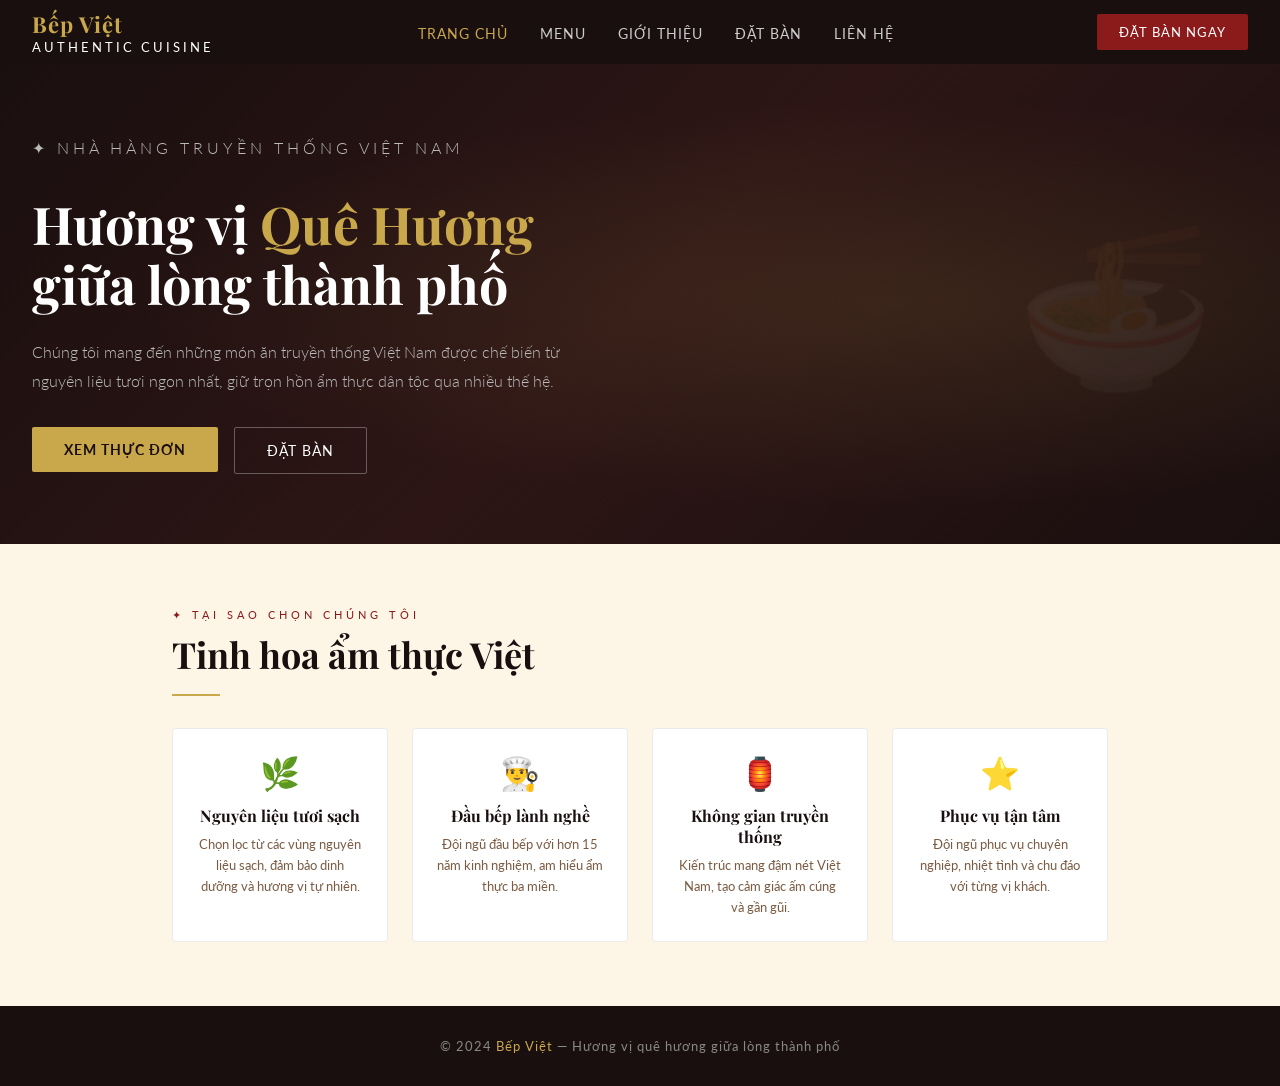
<file: bep-viet/index.html>
<!DOCTYPE html>
<html lang="vi">
<head>
<meta charset="UTF-8">
<meta name="viewport" content="width=device-width, initial-scale=1.0">
<title>Bếp Việt — Trang Chủ</title>
<link href="https://fonts.googleapis.com/css2?family=Playfair+Display:wght@400;600;700&family=Lato:wght@300;400;700&display=swap" rel="stylesheet">
<link rel="stylesheet" href="style.css">
</head>
<body>

<nav>
  <div class="logo">Bếp Việt <span>AUTHENTIC CUISINE</span></div>
  <ul class="nav-links">
    <li><a href="index.html" class="active">Trang chủ</a></li>
    <li><a href="menu.html">Menu</a></li>
    <li><a href="about.html">Giới thiệu</a></li>
    <li><a href="booking.html">Đặt bàn</a></li>
    <li><a href="contact.html">Liên hệ</a></li>
  </ul>
  <a href="booking.html"><button class="nav-btn">Đặt Bàn Ngay</button></a>
</nav>

<div class="hero">
  <div class="hero-content">
    <p class="hero-tag">✦ Nhà hàng truyền thống Việt Nam</p>
    <h1>Hương vị <span>Quê Hương</span><br>giữa lòng thành phố</h1>
    <p>Chúng tôi mang đến những món ăn truyền thống Việt Nam được chế biến từ nguyên liệu tươi ngon nhất, giữ trọn hồn ẩm thực dân tộc qua nhiều thế hệ.</p>
    <div class="hero-actions">
      <a href="menu.html"><button class="btn-primary">Xem Thực Đơn</button></a>
      <a href="booking.html"><button class="btn-outline">Đặt Bàn</button></a>
    </div>
  </div>
  <div class="hero-deco">🍜</div>
</div>

<div class="section">
  <p class="section-tag">✦ tại sao chọn chúng tôi</p>
  <h2 class="section-title">Tinh hoa ẩm thực Việt</h2>
  <div class="divider"></div>
  <div class="features">
    <div class="feature-card">
      <div class="feature-icon">🌿</div>
      <h3>Nguyên liệu tươi sạch</h3>
      <p>Chọn lọc từ các vùng nguyên liệu sạch, đảm bảo dinh dưỡng và hương vị tự nhiên.</p>
    </div>
    <div class="feature-card">
      <div class="feature-icon">👨‍🍳</div>
      <h3>Đầu bếp lành nghề</h3>
      <p>Đội ngũ đầu bếp với hơn 15 năm kinh nghiệm, am hiểu ẩm thực ba miền.</p>
    </div>
    <div class="feature-card">
      <div class="feature-icon">🏮</div>
      <h3>Không gian truyền thống</h3>
      <p>Kiến trúc mang đậm nét Việt Nam, tạo cảm giác ấm cúng và gần gũi.</p>
    </div>
    <div class="feature-card">
      <div class="feature-icon">⭐</div>
      <h3>Phục vụ tận tâm</h3>
      <p>Đội ngũ phục vụ chuyên nghiệp, nhiệt tình và chu đáo với từng vị khách.</p>
    </div>
  </div>
</div>

<footer>
  © 2024 <span>Bếp Việt</span> — Hương vị quê hương giữa lòng thành phố
</footer>

</body>
</html>
</file>
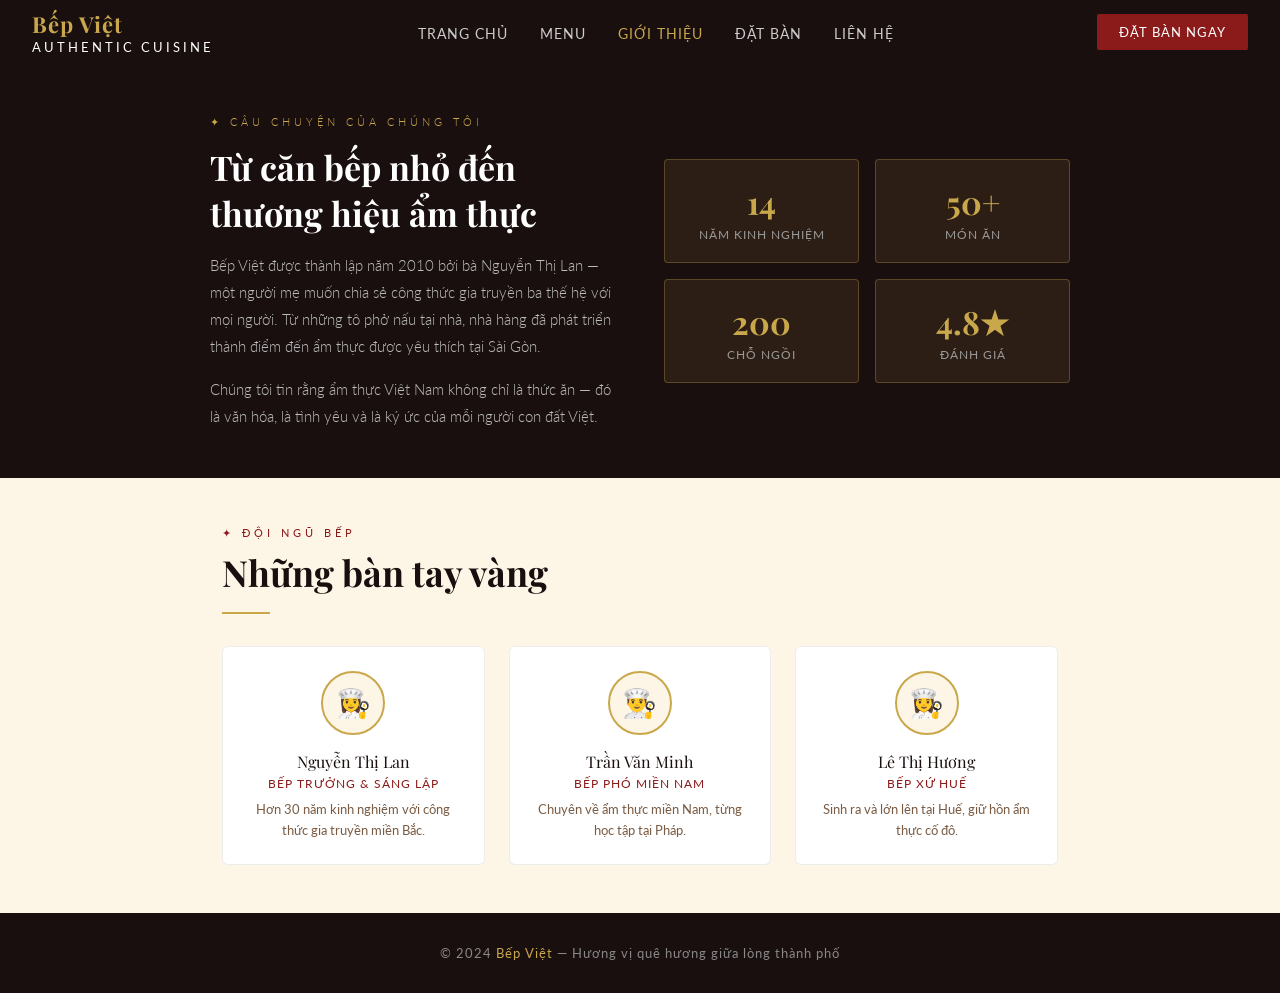
<file: bep-viet/about.html>
<!DOCTYPE html>
<html lang="vi">
<head>
<meta charset="UTF-8">
<meta name="viewport" content="width=device-width, initial-scale=1.0">
<title>Bếp Việt — Giới Thiệu</title>
<link href="https://fonts.googleapis.com/css2?family=Playfair+Display:wght@400;600;700&family=Lato:wght@300;400;700&display=swap" rel="stylesheet">
<link rel="stylesheet" href="style.css">
</head>
<body>

<nav>
  <div class="logo">Bếp Việt <span>AUTHENTIC CUISINE</span></div>
  <ul class="nav-links">
    <li><a href="index.html">Trang chủ</a></li>
    <li><a href="menu.html">Menu</a></li>
    <li><a href="about.html" class="active">Giới thiệu</a></li>
    <li><a href="booking.html">Đặt bàn</a></li>
    <li><a href="contact.html">Liên hệ</a></li>
  </ul>
  <a href="booking.html"><button class="nav-btn">Đặt Bàn Ngay</button></a>
</nav>

<div class="about-hero">
  <div class="about-inner">
    <div class="about-text">
      <p style="color:#C9A84C;font-size:11px;letter-spacing:4px;text-transform:uppercase;margin-bottom:0.75rem">✦ câu chuyện của chúng tôi</p>
      <h2>Từ căn bếp nhỏ đến thương hiệu ẩm thực</h2>
      <p style="margin-top:1rem">Bếp Việt được thành lập năm 2010 bởi bà Nguyễn Thị Lan — một người mẹ muốn chia sẻ công thức gia truyền ba thế hệ với mọi người. Từ những tô phở nấu tại nhà, nhà hàng đã phát triển thành điểm đến ẩm thực được yêu thích tại Sài Gòn.</p>
      <p style="margin-top:1rem">Chúng tôi tin rằng ẩm thực Việt Nam không chỉ là thức ăn — đó là văn hóa, là tình yêu và là ký ức của mỗi người con đất Việt.</p>
    </div>
    <div class="about-stats">
      <div class="stat"><div class="stat-num">14</div><div class="stat-label">Năm kinh nghiệm</div></div>
      <div class="stat"><div class="stat-num">50+</div><div class="stat-label">Món ăn</div></div>
      <div class="stat"><div class="stat-num">200</div><div class="stat-label">Chỗ ngồi</div></div>
      <div class="stat"><div class="stat-num">4.8★</div><div class="stat-label">Đánh giá</div></div>
    </div>
  </div>
</div>

<div class="chef-section">
  <p class="section-tag">✦ đội ngũ bếp</p>
  <h2 class="section-title">Những bàn tay vàng</h2>
  <div class="divider"></div>
  <div class="chef-cards">
    <div class="chef-card">
      <div class="chef-avatar">👩‍🍳</div>
      <p class="chef-name">Nguyễn Thị Lan</p>
      <p class="chef-role">Bếp trưởng & Sáng lập</p>
      <p class="chef-bio">Hơn 30 năm kinh nghiệm với công thức gia truyền miền Bắc.</p>
    </div>
    <div class="chef-card">
      <div class="chef-avatar">👨‍🍳</div>
      <p class="chef-name">Trần Văn Minh</p>
      <p class="chef-role">Bếp phó miền Nam</p>
      <p class="chef-bio">Chuyên về ẩm thực miền Nam, từng học tập tại Pháp.</p>
    </div>
    <div class="chef-card">
      <div class="chef-avatar">👩‍🍳</div>
      <p class="chef-name">Lê Thị Hương</p>
      <p class="chef-role">Bếp xứ Huế</p>
      <p class="chef-bio">Sinh ra và lớn lên tại Huế, giữ hồn ẩm thực cố đô.</p>
    </div>
  </div>
</div>

<footer>© 2024 <span>Bếp Việt</span> — Hương vị quê hương giữa lòng thành phố</footer>
</body>
</html>
</file>
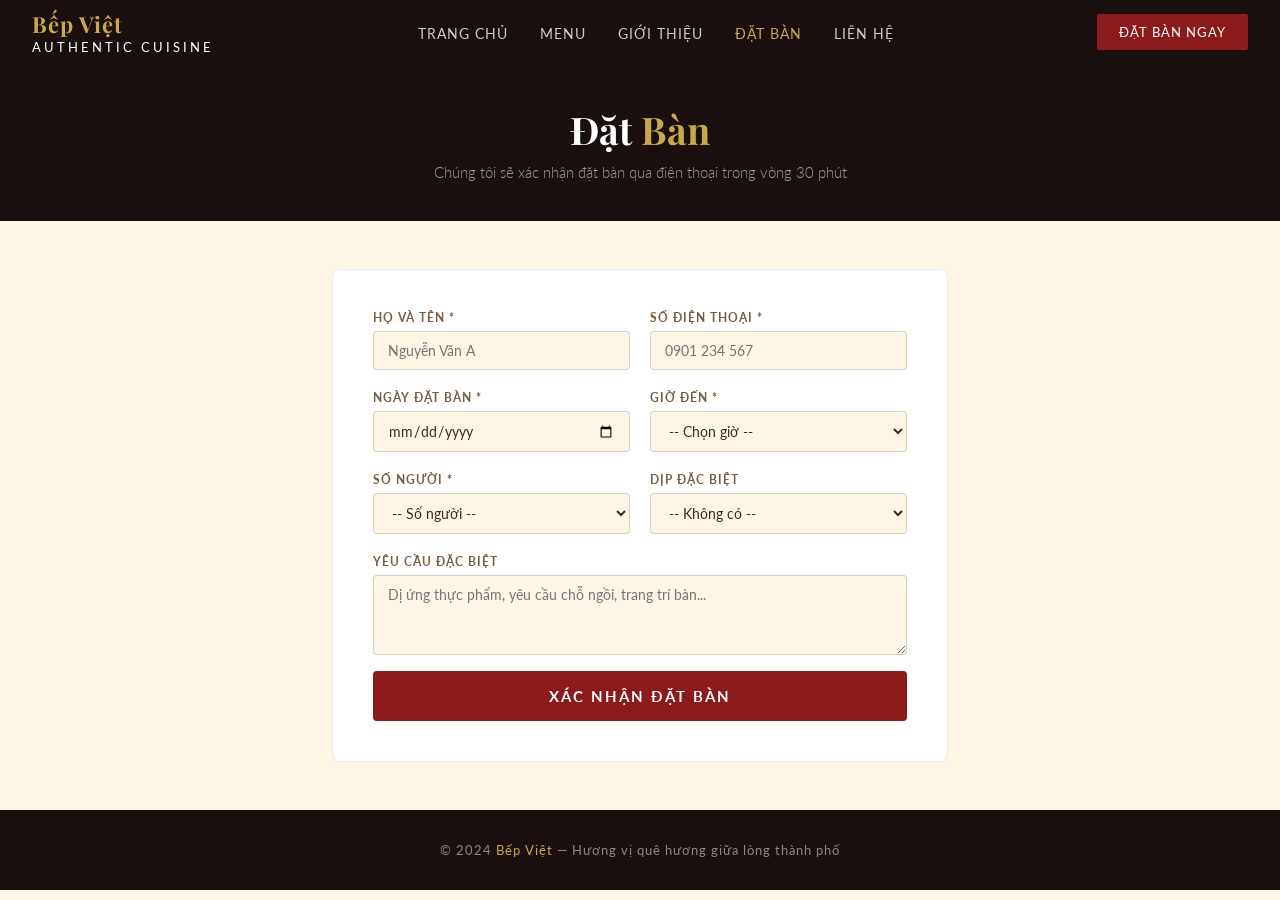
<file: bep-viet/booking.html>
<!DOCTYPE html>
<html lang="vi">
<head>
<meta charset="UTF-8">
<meta name="viewport" content="width=device-width, initial-scale=1.0">
<title>Bếp Việt — Đặt Bàn</title>
<link href="https://fonts.googleapis.com/css2?family=Playfair+Display:wght@400;600;700&family=Lato:wght@300;400;700&display=swap" rel="stylesheet">
<link rel="stylesheet" href="style.css">
</head>
<body>

<nav>
  <div class="logo">Bếp Việt <span>AUTHENTIC CUISINE</span></div>
  <ul class="nav-links">
    <li><a href="index.html">Trang chủ</a></li>
    <li><a href="menu.html">Menu</a></li>
    <li><a href="about.html">Giới thiệu</a></li>
    <li><a href="booking.html" class="active">Đặt bàn</a></li>
    <li><a href="contact.html">Liên hệ</a></li>
  </ul>
  <a href="booking.html"><button class="nav-btn">Đặt Bàn Ngay</button></a>
</nav>

<div class="page-header">
  <h2>Đặt <span style="color:#C9A84C">Bàn</span></h2>
  <p>Chúng tôi sẽ xác nhận đặt bàn qua điện thoại trong vòng 30 phút</p>
</div>

<div class="booking-wrap">
  <div class="booking-card">
    <div class="form-grid" id="bookingForm">
      <div class="form-group">
        <label>Họ và tên *</label>
        <input type="text" id="f-name" placeholder="Nguyễn Văn A">
        <span class="error-msg" id="err-name">Vui lòng nhập họ tên</span>
      </div>
      <div class="form-group">
        <label>Số điện thoại *</label>
        <input type="tel" id="f-phone" placeholder="0901 234 567">
        <span class="error-msg" id="err-phone">Số điện thoại không hợp lệ</span>
      </div>
      <div class="form-group">
        <label>Ngày đặt bàn *</label>
        <input type="date" id="f-date">
        <span class="error-msg" id="err-date">Vui lòng chọn ngày</span>
      </div>
      <div class="form-group">
        <label>Giờ đến *</label>
        <select id="f-time">
          <option value="">-- Chọn giờ --</option>
          <option>10:00</option><option>11:00</option><option>11:30</option>
          <option>12:00</option><option>12:30</option><option>13:00</option>
          <option>17:00</option><option>17:30</option><option>18:00</option>
          <option>18:30</option><option>19:00</option><option>19:30</option><option>20:00</option>
        </select>
        <span class="error-msg" id="err-time">Vui lòng chọn giờ</span>
      </div>
      <div class="form-group">
        <label>Số người *</label>
        <select id="f-guests">
          <option value="">-- Số người --</option>
          <option>1 người</option><option>2 người</option><option>3 người</option>
          <option>4 người</option><option>5-6 người</option><option>7-10 người</option><option>10+ người</option>
        </select>
        <span class="error-msg" id="err-guests">Vui lòng chọn số người</span>
      </div>
      <div class="form-group">
        <label>Dịp đặc biệt</label>
        <select id="f-occasion">
          <option value="">-- Không có --</option>
          <option>Sinh nhật 🎂</option><option>Kỷ niệm 💑</option>
          <option>Họp mặt gia đình</option><option>Tiệc công ty</option>
        </select>
      </div>
      <div class="form-group full">
        <label>Yêu cầu đặc biệt</label>
        <textarea id="f-note" placeholder="Dị ứng thực phẩm, yêu cầu chỗ ngồi, trang trí bàn..."></textarea>
      </div>
    </div>
    <button class="btn-book" onclick="submitBooking()">XÁC NHẬN ĐẶT BÀN</button>
    <div class="success-msg" id="successMsg">
      <h3>🎉 Đặt bàn thành công!</h3>
      <p>Cảm ơn bạn đã chọn Bếp Việt. Chúng tôi sẽ gọi xác nhận trong vòng 30 phút.<br>Hẹn gặp bạn tại nhà hàng!</p>
    </div>
  </div>
</div>

<footer>© 2024 <span>Bếp Việt</span> — Hương vị quê hương giữa lòng thành phố</footer>

<script>
function submitBooking() {
  let valid = true;
  const fields = [
    { id: 'f-name', err: 'err-name', check: v => v.trim().length > 1 },
    { id: 'f-phone', err: 'err-phone', check: v => /^[0-9]{9,11}$/.test(v.replace(/\s/g,'')) },
    { id: 'f-date', err: 'err-date', check: v => v !== '' },
    { id: 'f-time', err: 'err-time', check: v => v !== '' },
    { id: 'f-guests', err: 'err-guests', check: v => v !== '' },
  ];
  fields.forEach(f => {
    const input = document.getElementById(f.id);
    const err = document.getElementById(f.err);
    const ok = f.check(input.value);
    input.classList.toggle('error', !ok);
    err.classList.toggle('show', !ok);
    if (!ok) valid = false;
  });
  if (valid) {
    document.getElementById('bookingForm').style.display = 'none';
    document.querySelector('.btn-book').style.display = 'none';
    document.getElementById('successMsg').classList.add('show');
  }
}
const today = new Date().toISOString().split('T')[0];
document.getElementById('f-date').min = today;
</script>
</body>
</html>
</file>
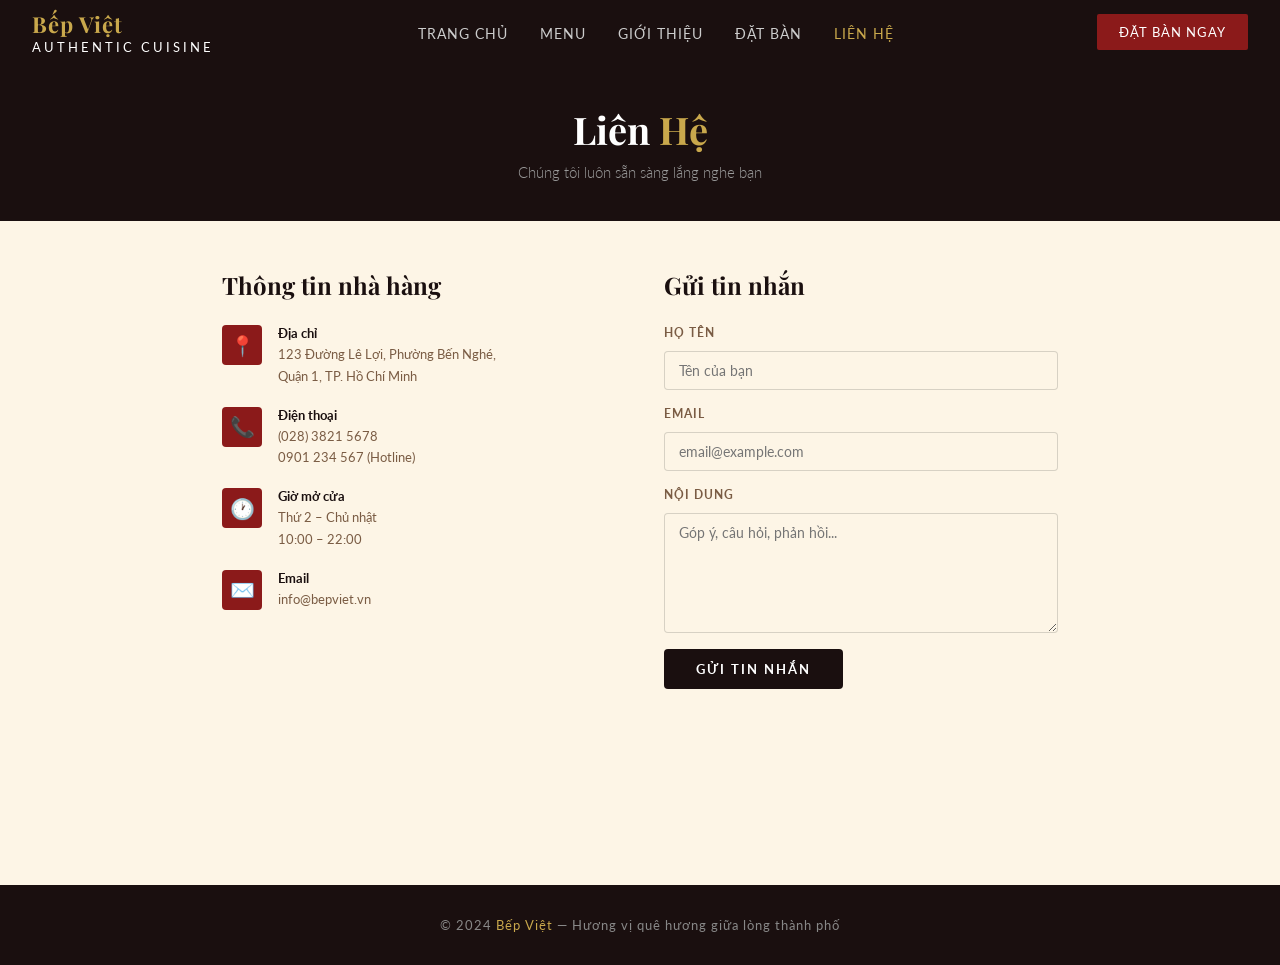
<file: bep-viet/contact.html>
<!DOCTYPE html>
<html lang="vi">
<head>
<meta charset="UTF-8">
<meta name="viewport" content="width=device-width, initial-scale=1.0">
<title>Bếp Việt — Liên Hệ</title>
<link href="https://fonts.googleapis.com/css2?family=Playfair+Display:wght@400;600;700&family=Lato:wght@300;400;700&display=swap" rel="stylesheet">
<link rel="stylesheet" href="style.css">
</head>
<body>

<nav>
  <div class="logo">Bếp Việt <span>AUTHENTIC CUISINE</span></div>
  <ul class="nav-links">
    <li><a href="index.html">Trang chủ</a></li>
    <li><a href="menu.html">Menu</a></li>
    <li><a href="about.html">Giới thiệu</a></li>
    <li><a href="booking.html">Đặt bàn</a></li>
    <li><a href="contact.html" class="active">Liên hệ</a></li>
  </ul>
  <a href="booking.html"><button class="nav-btn">Đặt Bàn Ngay</button></a>
</nav>

<div class="page-header">
  <h2>Liên <span style="color:#C9A84C">Hệ</span></h2>
  <p>Chúng tôi luôn sẵn sàng lắng nghe bạn</p>
</div>

<div class="contact-wrap">
  <div class="contact-grid">
    <div class="contact-info">
      <h3>Thông tin nhà hàng</h3>
      <div class="info-item">
        <div class="info-icon">📍</div>
        <div class="info-text">
          <strong>Địa chỉ</strong>
          <span>123 Đường Lê Lợi, Phường Bến Nghé,<br>Quận 1, TP. Hồ Chí Minh</span>
        </div>
      </div>
      <div class="info-item">
        <div class="info-icon">📞</div>
        <div class="info-text">
          <strong>Điện thoại</strong>
          <span>(028) 3821 5678<br>0901 234 567 (Hotline)</span>
        </div>
      </div>
      <div class="info-item">
        <div class="info-icon">🕐</div>
        <div class="info-text">
          <strong>Giờ mở cửa</strong>
          <span>Thứ 2 – Chủ nhật<br>10:00 – 22:00</span>
        </div>
      </div>
      <div class="info-item">
        <div class="info-icon">✉️</div>
        <div class="info-text">
          <strong>Email</strong>
          <span>info@bepviet.vn</span>
        </div>
      </div>
      <div class="map-box">
        <iframe
          src="https://www.google.com/maps/embed?pb=!1m18!1m12!1m3!1d3919.4746007!2d106.700981!3d10.771869!2m3!1f0!2f0!3f0!3m2!1i1024!2i768!4f13.1!3m3!1m2!1s0x31752f4670702e31%3A0xa5777fb3a5e7b9e9!2zTMOqIEzhu6NpLCBC4bqvbiBOZ2jDqSwgUXXhuq1uIDEsIFRow6BuaCBwaOG7kSBI4buTIENow60gTWluaCwgVmnhu4d0IE5hbQ!5e0!3m2!1svi!2s!4v1700000000000"
          width="100%" height="200" style="border:0;border-radius:6px;" allowfullscreen loading="lazy">
        </iframe>
      </div>
    </div>

    <div class="contact-form">
      <h3>Gửi tin nhắn</h3>
      <div class="form-group" style="margin-bottom:1rem">
        <label>Họ tên</label>
        <input type="text" placeholder="Tên của bạn" style="width:100%">
      </div>
      <div class="form-group" style="margin-bottom:1rem">
        <label>Email</label>
        <input type="email" placeholder="email@example.com" style="width:100%">
      </div>
      <div class="form-group" style="margin-bottom:1rem">
        <label>Nội dung</label>
        <textarea placeholder="Góp ý, câu hỏi, phản hồi..." style="width:100%;min-height:120px;resize:vertical"></textarea>
      </div>
      <button class="btn-send" onclick="alert('Tin nhắn đã được gửi! Cảm ơn bạn.')">Gửi Tin Nhắn</button>
    </div>
  </div>
</div>

<footer>© 2024 <span>Bếp Việt</span> — Hương vị quê hương giữa lòng thành phố</footer>
</body>
</html>
</file>
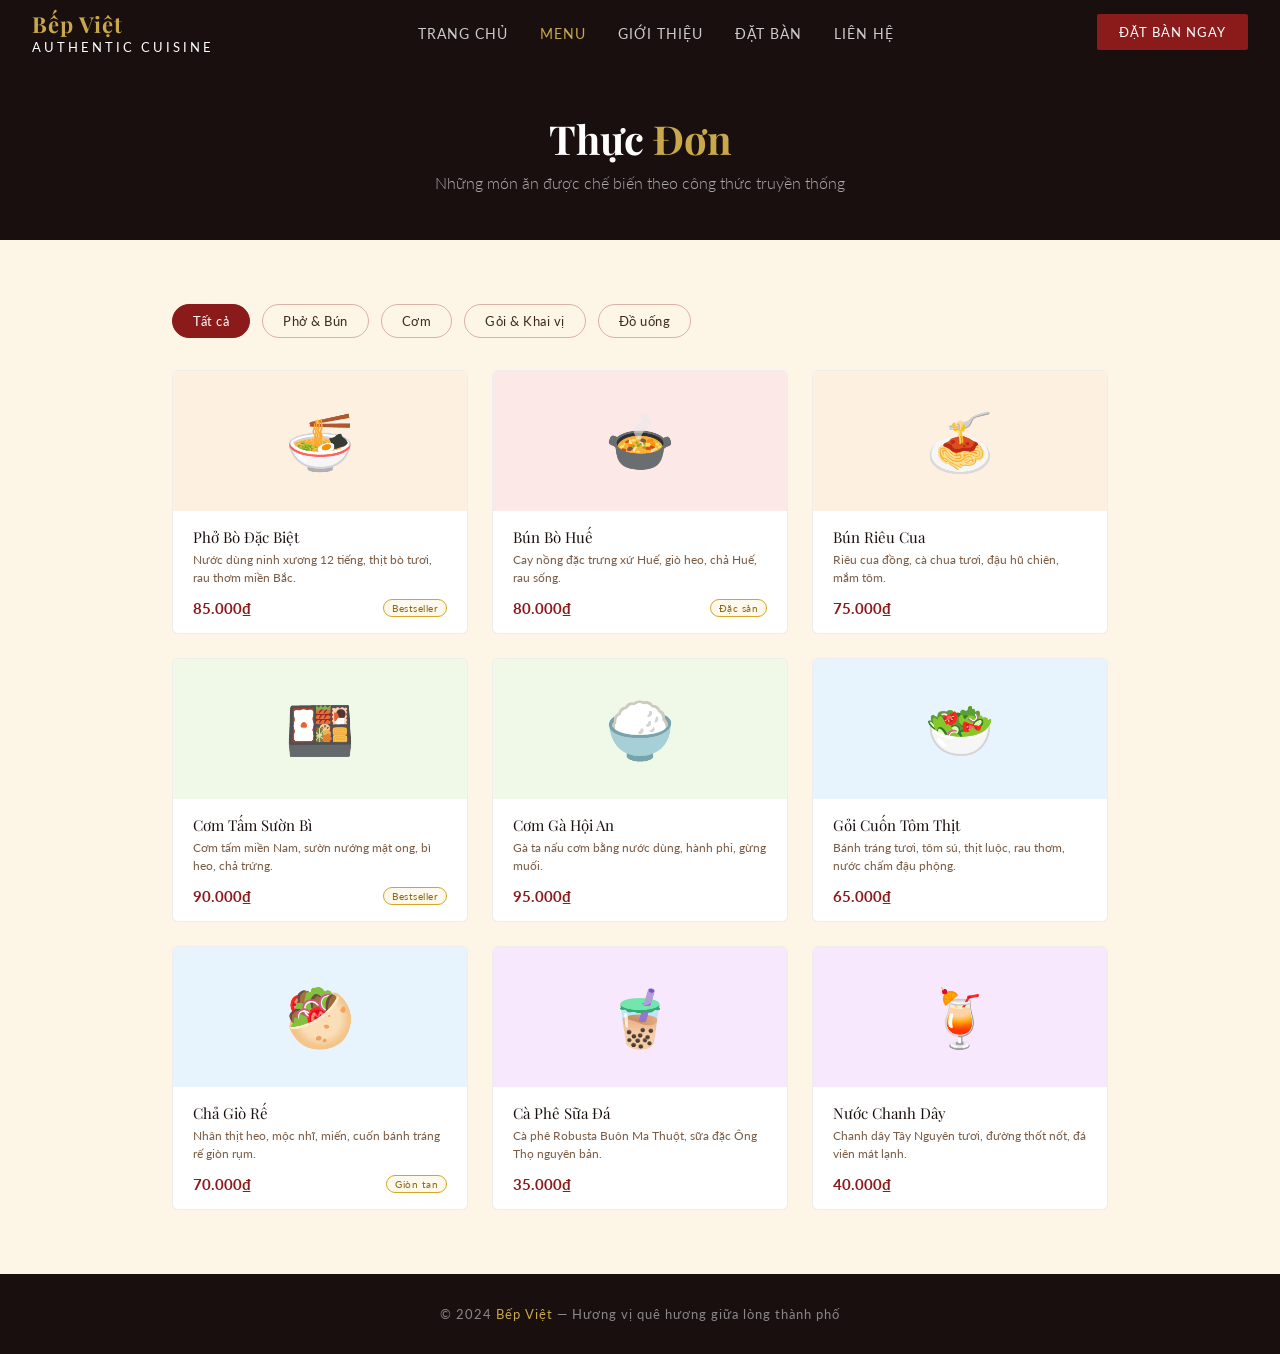
<file: bep-viet/menu.html>
<!DOCTYPE html>
<html lang="vi">
<head>
<meta charset="UTF-8">
<meta name="viewport" content="width=device-width, initial-scale=1.0">
<title>Bếp Việt — Thực Đơn</title>
<link href="https://fonts.googleapis.com/css2?family=Playfair+Display:wght@400;600;700&family=Lato:wght@300;400;700&display=swap" rel="stylesheet">
<link rel="stylesheet" href="style.css">
</head>
<body>

<nav>
  <div class="logo">Bếp Việt <span>AUTHENTIC CUISINE</span></div>
  <ul class="nav-links">
    <li><a href="index.html">Trang chủ</a></li>
    <li><a href="menu.html" class="active">Menu</a></li>
    <li><a href="about.html">Giới thiệu</a></li>
    <li><a href="booking.html">Đặt bàn</a></li>
    <li><a href="contact.html">Liên hệ</a></li>
  </ul>
  <a href="booking.html"><button class="nav-btn">Đặt Bàn Ngay</button></a>
</nav>

<div class="menu-header">
  <h2>Thực <span class="menu-gold">Đơn</span></h2>
  <p>Những món ăn được chế biến theo công thức truyền thống</p>
</div>

<div class="section">
  <div class="filter-bar">
    <button class="filter-btn active" onclick="filterMenu('all', this)">Tất cả</button>
    <button class="filter-btn" onclick="filterMenu('pho', this)">Phở & Bún</button>
    <button class="filter-btn" onclick="filterMenu('com', this)">Cơm</button>
    <button class="filter-btn" onclick="filterMenu('goi', this)">Gỏi & Khai vị</button>
    <button class="filter-btn" onclick="filterMenu('drink', this)">Đồ uống</button>
  </div>

  <div class="menu-grid" id="menuGrid">
    <div class="menu-card" data-cat="pho">
      <div class="menu-img pho">🍜</div>
      <div class="menu-body">
        <p class="menu-name">Phở Bò Đặc Biệt</p>
        <p class="menu-desc">Nước dùng ninh xương 12 tiếng, thịt bò tươi, rau thơm miền Bắc.</p>
        <div class="menu-footer"><span class="menu-price">85.000₫</span><span class="menu-tag">Bestseller</span></div>
      </div>
    </div>
    <div class="menu-card" data-cat="pho">
      <div class="menu-img bun">🍲</div>
      <div class="menu-body">
        <p class="menu-name">Bún Bò Huế</p>
        <p class="menu-desc">Cay nồng đặc trưng xứ Huế, giò heo, chả Huế, rau sống.</p>
        <div class="menu-footer"><span class="menu-price">80.000₫</span><span class="menu-tag">Đặc sản</span></div>
      </div>
    </div>
    <div class="menu-card" data-cat="pho">
      <div class="menu-img pho">🍝</div>
      <div class="menu-body">
        <p class="menu-name">Bún Riêu Cua</p>
        <p class="menu-desc">Riêu cua đồng, cà chua tươi, đậu hũ chiên, mắm tôm.</p>
        <div class="menu-footer"><span class="menu-price">75.000₫</span></div>
      </div>
    </div>
    <div class="menu-card" data-cat="com">
      <div class="menu-img com">🍱</div>
      <div class="menu-body">
        <p class="menu-name">Cơm Tấm Sườn Bì</p>
        <p class="menu-desc">Cơm tấm miền Nam, sườn nướng mật ong, bì heo, chả trứng.</p>
        <div class="menu-footer"><span class="menu-price">90.000₫</span><span class="menu-tag">Bestseller</span></div>
      </div>
    </div>
    <div class="menu-card" data-cat="com">
      <div class="menu-img com">🍚</div>
      <div class="menu-body">
        <p class="menu-name">Cơm Gà Hội An</p>
        <p class="menu-desc">Gà ta nấu cơm bằng nước dùng, hành phi, gừng muối.</p>
        <div class="menu-footer"><span class="menu-price">95.000₫</span></div>
      </div>
    </div>
    <div class="menu-card" data-cat="goi">
      <div class="menu-img goi">🥗</div>
      <div class="menu-body">
        <p class="menu-name">Gỏi Cuốn Tôm Thịt</p>
        <p class="menu-desc">Bánh tráng tươi, tôm sú, thịt luộc, rau thơm, nước chấm đậu phộng.</p>
        <div class="menu-footer"><span class="menu-price">65.000₫</span></div>
      </div>
    </div>
    <div class="menu-card" data-cat="goi">
      <div class="menu-img goi">🥙</div>
      <div class="menu-body">
        <p class="menu-name">Chả Giò Rế</p>
        <p class="menu-desc">Nhân thịt heo, mộc nhĩ, miến, cuốn bánh tráng rế giòn rụm.</p>
        <div class="menu-footer"><span class="menu-price">70.000₫</span><span class="menu-tag">Giòn tan</span></div>
      </div>
    </div>
    <div class="menu-card" data-cat="drink">
      <div class="menu-img drink">🧋</div>
      <div class="menu-body">
        <p class="menu-name">Cà Phê Sữa Đá</p>
        <p class="menu-desc">Cà phê Robusta Buôn Ma Thuột, sữa đặc Ông Thọ nguyên bản.</p>
        <div class="menu-footer"><span class="menu-price">35.000₫</span></div>
      </div>
    </div>
    <div class="menu-card" data-cat="drink">
      <div class="menu-img drink">🍹</div>
      <div class="menu-body">
        <p class="menu-name">Nước Chanh Dây</p>
        <p class="menu-desc">Chanh dây Tây Nguyên tươi, đường thốt nốt, đá viên mát lạnh.</p>
        <div class="menu-footer"><span class="menu-price">40.000₫</span></div>
      </div>
    </div>
  </div>
</div>

<footer>© 2024 <span>Bếp Việt</span> — Hương vị quê hương giữa lòng thành phố</footer>

<script>
function filterMenu(cat, btn) {
  document.querySelectorAll('.filter-btn').forEach(b => b.classList.remove('active'));
  btn.classList.add('active');
  document.querySelectorAll('.menu-card').forEach(card => {
    card.style.display = (cat === 'all' || card.dataset.cat === cat) ? 'block' : 'none';
  });
}
</script>
</body>
</html>
</file>
<file: bep-viet/style.css>
/* =============================================
   BẾP VIỆT — STYLESHEET CHUNG
   Dùng cho tất cả 5 trang
============================================= */

* { margin: 0; padding: 0; box-sizing: border-box; }

:root {
  --red: #8B1A1A;
  --red-light: #C0392B;
  --gold: #C9A84C;
  --gold-light: #E8C97A;
  --cream: #FDF5E6;
  --dark: #1a0f0f;
  --text: #3d2b1f;
  --text-light: #7a5c44;
}

body { font-family: 'Lato', sans-serif; background: var(--cream); color: var(--text); }

/* ---- NAVBAR ---- */
nav {
  background: var(--dark);
  padding: 0 2rem;
  display: flex;
  align-items: center;
  justify-content: space-between;
  height: 64px;
  position: sticky;
  top: 0;
  z-index: 100;
}
.logo { font-family: 'Playfair Display', serif; color: var(--gold); font-size: 22px; font-weight: 700; letter-spacing: 1px; }
.logo span { color: #fff; font-weight: 400; font-size: 13px; display: block; letter-spacing: 3px; font-family: 'Lato', sans-serif; }
.nav-links { display: flex; gap: 2rem; list-style: none; }
.nav-links a { color: #ccc; text-decoration: none; font-size: 14px; letter-spacing: 1px; text-transform: uppercase; transition: color 0.2s; }
.nav-links a:hover, .nav-links a.active { color: var(--gold); }
.nav-btn { background: var(--red); color: #fff; border: none; padding: 10px 22px; font-family: 'Lato', sans-serif; font-size: 13px; letter-spacing: 1px; text-transform: uppercase; cursor: pointer; border-radius: 2px; transition: background 0.2s; }
.nav-btn:hover { background: var(--red-light); }

/* ---- FOOTER ---- */
footer { background: var(--dark); color: #888; text-align: center; padding: 2rem; font-size: 13px; letter-spacing: 1px; }
footer span { color: var(--gold); }

/* ---- BUTTONS ---- */
.btn-primary { background: var(--gold); color: var(--dark); border: none; padding: 14px 32px; font-family: 'Lato', sans-serif; font-size: 14px; font-weight: 700; letter-spacing: 1px; text-transform: uppercase; cursor: pointer; border-radius: 2px; transition: background 0.2s; }
.btn-primary:hover { background: var(--gold-light); }
.btn-outline { background: transparent; color: #fff; border: 1px solid rgba(255,255,255,0.3); padding: 14px 32px; font-family: 'Lato', sans-serif; font-size: 14px; letter-spacing: 1px; text-transform: uppercase; cursor: pointer; border-radius: 2px; transition: all 0.2s; }
.btn-outline:hover { border-color: var(--gold); color: var(--gold); }

/* ---- SHARED SECTION ---- */
.section { padding: 4rem 2rem; max-width: 1000px; margin: 0 auto; }
.section-tag { color: var(--red); font-size: 11px; letter-spacing: 4px; text-transform: uppercase; margin-bottom: 0.5rem; }
.section-title { font-family: 'Playfair Display', serif; font-size: 36px; color: var(--dark); margin-bottom: 1rem; }
.divider { width: 48px; height: 2px; background: var(--gold); margin-bottom: 2rem; }

.page-header { background: var(--dark); padding: 2.5rem 2rem; text-align: center; }
.page-header h2 { font-family: 'Playfair Display', serif; color: #fff; font-size: 38px; }
.page-header p { color: #999; margin-top: 0.5rem; font-weight: 300; font-size: 15px; }

/* =============================================
   TRANG CHỦ (index.html)
============================================= */
.hero {
  background: linear-gradient(135deg, #1a0f0f 0%, #2d1515 50%, #1a0f0f 100%);
  min-height: 480px;
  display: flex;
  align-items: center;
  padding: 4rem 2rem;
  position: relative;
  overflow: hidden;
}
.hero::before {
  content: '';
  position: absolute;
  inset: 0;
  background: radial-gradient(ellipse at 70% 50%, rgba(201,168,76,0.12) 0%, transparent 60%);
}
.hero-content { max-width: 560px; position: relative; }
.hero-tag { color: var(--gold); font-size: 12px; letter-spacing: 4px; text-transform: uppercase; margin-bottom: 1rem; }
.hero h1 { font-family: 'Playfair Display', serif; color: #fff; font-size: 52px; line-height: 1.15; margin-bottom: 1.5rem; }
.hero h1 span { color: var(--gold); }
.hero p { color: #bbb; font-size: 16px; line-height: 1.8; margin-bottom: 2rem; font-weight: 300; }
.hero-actions { display: flex; gap: 1rem; flex-wrap: wrap; }
.hero-actions a { text-decoration: none; }
.hero-deco { position: absolute; right: 4rem; top: 50%; transform: translateY(-50%); font-size: 160px; opacity: 0.05; pointer-events: none; }

.features { display: grid; grid-template-columns: repeat(auto-fit, minmax(180px, 1fr)); gap: 1.5rem; margin-top: 2rem; }
.feature-card { background: #fff; border: 0.5px solid rgba(0,0,0,0.08); border-radius: 4px; padding: 1.5rem; text-align: center; }
.feature-icon { font-size: 32px; margin-bottom: 0.75rem; }
.feature-card h3 { font-family: 'Playfair Display', serif; font-size: 16px; color: var(--dark); margin-bottom: 0.5rem; }
.feature-card p { font-size: 13px; color: var(--text-light); line-height: 1.6; }

/* =============================================
   MENU (menu.html)
============================================= */
.menu-header { background: var(--dark); padding: 3rem 2rem; text-align: center; }
.menu-header h2 { font-family: 'Playfair Display', serif; color: #fff; font-size: 40px; }
.menu-header p { color: #aaa; margin-top: 0.5rem; font-weight: 300; }
.menu-gold { color: var(--gold); }

.filter-bar { display: flex; gap: 0.75rem; flex-wrap: wrap; margin-bottom: 2rem; }
.filter-btn { background: transparent; border: 1px solid rgba(139,26,26,0.3); color: var(--text); padding: 8px 20px; font-family: 'Lato', sans-serif; font-size: 13px; cursor: pointer; border-radius: 20px; transition: all 0.2s; letter-spacing: 0.5px; }
.filter-btn:hover, .filter-btn.active { background: var(--red); color: #fff; border-color: var(--red); }

.menu-grid { display: grid; grid-template-columns: repeat(auto-fill, minmax(220px, 1fr)); gap: 1.5rem; }
.menu-card { background: #fff; border-radius: 6px; overflow: hidden; border: 0.5px solid rgba(0,0,0,0.07); transition: transform 0.2s; }
.menu-card:hover { transform: translateY(-3px); }
.menu-img { height: 140px; display: flex; align-items: center; justify-content: center; font-size: 56px; }
.menu-img.pho { background: #fdf0e0; }
.menu-img.bun { background: #fde8e8; }
.menu-img.com { background: #f0f8e8; }
.menu-img.goi { background: #e8f4fd; }
.menu-img.drink { background: #f8e8fd; }
.menu-body { padding: 1rem 1.25rem; }
.menu-name { font-family: 'Playfair Display', serif; font-size: 15px; color: var(--dark); margin-bottom: 0.25rem; }
.menu-desc { font-size: 12px; color: var(--text-light); line-height: 1.5; margin-bottom: 0.75rem; }
.menu-footer { display: flex; justify-content: space-between; align-items: center; }
.menu-price { color: var(--red); font-weight: 700; font-size: 15px; }
.menu-tag { font-size: 10px; background: #fef9ec; color: #8B6914; border: 0.5px solid #d4a820; padding: 2px 8px; border-radius: 10px; letter-spacing: 0.5px; }

/* =============================================
   GIỚI THIỆU (about.html)
============================================= */
.about-hero { background: var(--dark); padding: 3rem 2rem; }
.about-inner { max-width: 860px; margin: 0 auto; display: grid; grid-template-columns: 1fr 1fr; gap: 3rem; align-items: center; }
.about-text h2 { font-family: 'Playfair Display', serif; color: #fff; font-size: 34px; margin-bottom: 1rem; }
.about-text p { color: #bbb; font-weight: 300; line-height: 1.8; font-size: 15px; }
.about-stats { display: grid; grid-template-columns: 1fr 1fr; gap: 1rem; }
.stat { background: rgba(201,168,76,0.1); border: 0.5px solid rgba(201,168,76,0.3); padding: 1.25rem; text-align: center; border-radius: 4px; }
.stat-num { font-family: 'Playfair Display', serif; font-size: 32px; color: var(--gold); font-weight: 700; }
.stat-label { font-size: 12px; color: #999; margin-top: 4px; letter-spacing: 1px; text-transform: uppercase; }

.chef-section { max-width: 900px; margin: 0 auto; padding: 3rem 2rem; }
.chef-cards { display: grid; grid-template-columns: repeat(auto-fit, minmax(200px, 1fr)); gap: 1.5rem; margin-top: 1.5rem; }
.chef-card { background: #fff; border: 0.5px solid rgba(0,0,0,0.07); border-radius: 6px; padding: 1.5rem; text-align: center; }
.chef-avatar { width: 64px; height: 64px; border-radius: 50%; background: var(--cream); border: 2px solid var(--gold); margin: 0 auto 1rem; display: flex; align-items: center; justify-content: center; font-size: 28px; }
.chef-name { font-family: 'Playfair Display', serif; font-size: 16px; color: var(--dark); margin-bottom: 4px; }
.chef-role { font-size: 12px; color: var(--red); letter-spacing: 1px; text-transform: uppercase; margin-bottom: 0.5rem; }
.chef-bio { font-size: 13px; color: var(--text-light); line-height: 1.6; }

/* =============================================
   ĐẶT BÀN (booking.html)
============================================= */
.booking-wrap { max-width: 680px; margin: 0 auto; padding: 3rem 2rem; }
.booking-card { background: #fff; border: 0.5px solid rgba(0,0,0,0.08); border-radius: 8px; padding: 2.5rem; }
.form-grid { display: grid; grid-template-columns: 1fr 1fr; gap: 1.25rem; }
.form-group { display: flex; flex-direction: column; gap: 6px; }
.form-group.full { grid-column: 1 / -1; }
.form-group label { font-size: 12px; font-weight: 700; letter-spacing: 1px; text-transform: uppercase; color: var(--text-light); }
.form-group input,
.form-group select,
.form-group textarea {
  border: 1px solid rgba(0,0,0,0.15);
  border-radius: 4px;
  padding: 10px 14px;
  font-family: 'Lato', sans-serif;
  font-size: 14px;
  color: var(--text);
  background: var(--cream);
  transition: border-color 0.2s;
  outline: none;
}
.form-group input:focus,
.form-group select:focus,
.form-group textarea:focus { border-color: var(--gold); }
.form-group input.error { border-color: #C0392B; }
.error-msg { font-size: 11px; color: #C0392B; display: none; }
.error-msg.show { display: block; }
.form-group textarea { resize: vertical; min-height: 80px; }
.btn-book { width: 100%; background: var(--red); color: #fff; border: none; padding: 16px; font-family: 'Lato', sans-serif; font-size: 15px; font-weight: 700; letter-spacing: 2px; text-transform: uppercase; cursor: pointer; border-radius: 4px; margin-top: 1rem; transition: background 0.2s; }
.btn-book:hover { background: var(--red-light); }
.success-msg { display: none; background: #f0f9f4; border: 1px solid #a3d9b5; border-radius: 6px; padding: 1.5rem; text-align: center; margin-top: 1rem; }
.success-msg.show { display: block; }
.success-msg h3 { color: #1a7a42; font-family: 'Playfair Display', serif; margin-bottom: 0.5rem; }
.success-msg p { color: #2d6a4f; font-size: 14px; }

/* =============================================
   LIÊN HỆ (contact.html)
============================================= */
.contact-wrap { max-width: 900px; margin: 0 auto; padding: 3rem 2rem; }
.contact-grid { display: grid; grid-template-columns: 1fr 1fr; gap: 3rem; }
.contact-info h3,
.contact-form h3 { font-family: 'Playfair Display', serif; font-size: 24px; color: var(--dark); margin-bottom: 1.5rem; }
.info-item { display: flex; gap: 1rem; margin-bottom: 1.25rem; align-items: flex-start; }
.info-icon { width: 40px; height: 40px; background: var(--red); border-radius: 4px; display: flex; align-items: center; justify-content: center; font-size: 20px; flex-shrink: 0; }
.info-text strong { display: block; font-size: 13px; color: var(--dark); font-weight: 700; margin-bottom: 2px; }
.info-text span { font-size: 13px; color: var(--text-light); line-height: 1.6; }
.map-box { border-radius: 6px; overflow: hidden; margin-top: 1.5rem; }

.contact-form .form-group { margin-bottom: 1rem; }
.contact-form label { font-size: 12px; font-weight: 700; letter-spacing: 1px; text-transform: uppercase; color: var(--text-light); display: block; margin-bottom: 5px; }
.contact-form input,
.contact-form textarea {
  width: 100%;
  border: 1px solid rgba(0,0,0,0.15);
  border-radius: 4px;
  padding: 10px 14px;
  font-family: 'Lato', sans-serif;
  font-size: 14px;
  color: var(--text);
  background: var(--cream);
  transition: border-color 0.2s;
  outline: none;
}
.contact-form input:focus,
.contact-form textarea:focus { border-color: var(--gold); }
.contact-form textarea { min-height: 120px; resize: vertical; }
.btn-send { background: var(--dark); color: #fff; border: none; padding: 12px 32px; font-family: 'Lato', sans-serif; font-size: 13px; font-weight: 700; letter-spacing: 2px; text-transform: uppercase; cursor: pointer; border-radius: 4px; transition: background 0.2s; }
.btn-send:hover { background: var(--red); }

/* =============================================
   RESPONSIVE
============================================= */
@media (max-width: 768px) {
  .nav-links { display: none; }
  .hero h1 { font-size: 34px; }
  .about-inner,
  .contact-grid { grid-template-columns: 1fr; }
  .form-grid { grid-template-columns: 1fr; }
  .form-group.full { grid-column: 1; }
  .hero-deco { display: none; }
}
</file>
